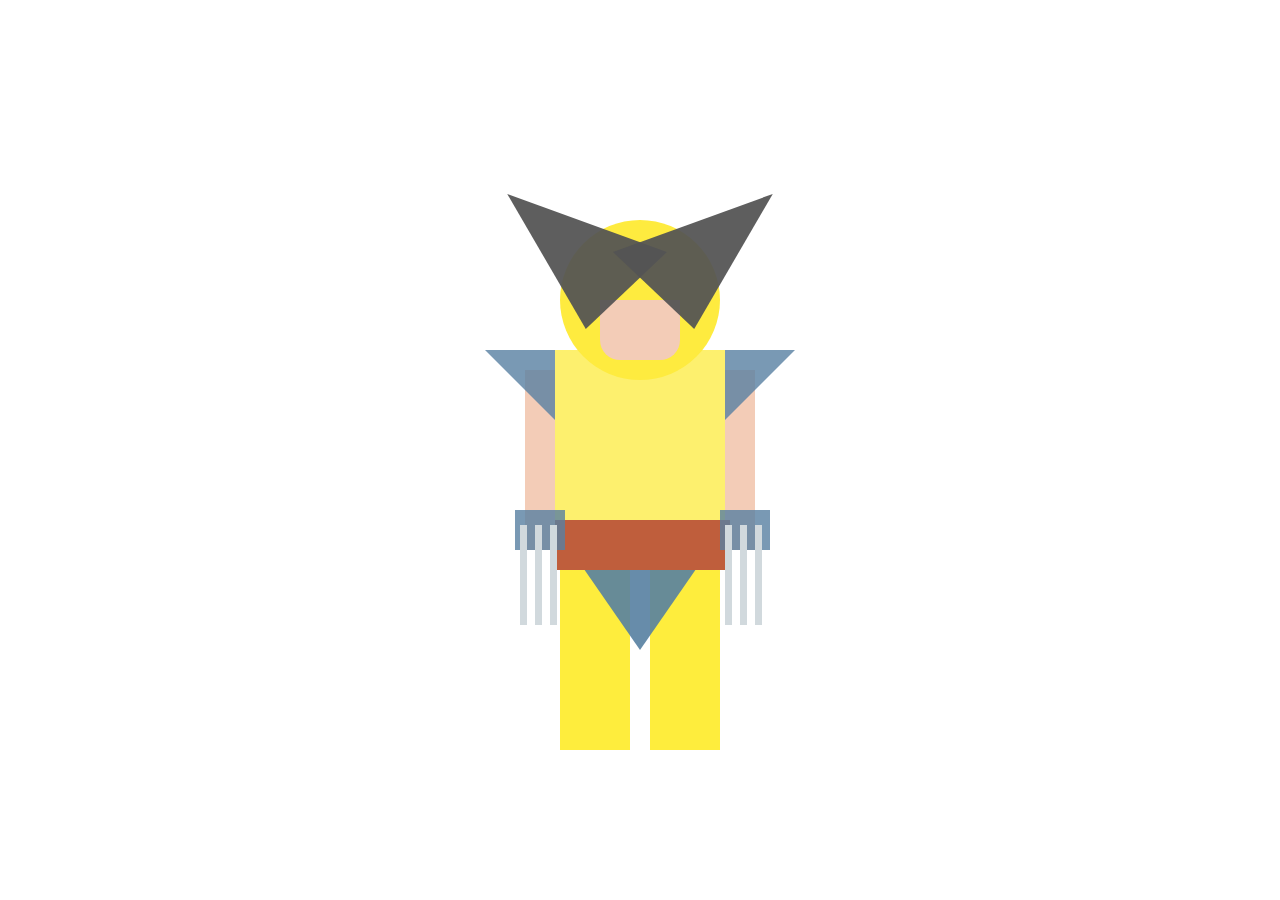
<file: index.html>
<!DOCTYPE html>
<html lang="en">
<head>
    <meta charset="UTF-8">
    <meta name="viewport" content="width=device-width, initial-scale=1.0">
    <title>Dessin de wolverine</title>
    <link rel="stylesheet" href="./styles.css">
</head>
<body>
    

    <!-- corps du personnage  -->


    <!-- tronc piece central du coprs -->
    <div class="tronc">

        <!-- piece comportant la tete avec dessus les deux partie du masque et la bouche -->
        <div class="head">
            <div class="left-mask"></div>
            <div class="right-mask"></div>
            <div class="mouth"></div>
        </div>



        <!-- les deux bras placer au deux extremité du coprs avec les pieces, le gants et les griffes -->
        <div class="bras">
            <div class="left-arm">
                <div class="shoulder-left"></div>
                <div class="glove"></div>
                <div class="nails">
                    <div class="nail1"></div>
                    <div class="nail2"></div>
                    <div class="nail3"></div>
                </div>
            </div>
            <div class="right-arm">
                <div class="shoulder-right"></div>
                <div class="glove"></div>
                <div class="nails">
                    <div class="nail nail1"></div>
                    <div class="nail nail2"></div>
                    <div class="nail nail3"></div>
                </div>
            </div>
        </div>

        <!-- les deux jambes avec dessus la jupe et un triangle -->
        <div class="jambe">
            <div class="right-leg"></div>
            <div class="left-leg"></div>
            <div class="belt"></div>
            <div class="triangle"></div>
        </div>

    </div>



</body>
</html>
</file>
<file: styles.css>
*{
    margin: 0;
    padding: 0;
    box-sizing: border-box;
}

body{
    height: 100vh;
    display: flex;
    justify-content: center;
    align-items: center;
}

.tronc{
    position: relative;
    background-color: #fdf06e;
    height: 200px;
    width: 170px;
    z-index: 100;
}

/* style pour les la tête */
.tronc .head{
    position: absolute;
    width: 160px;
    height: 160px;
    border-radius: 50%;
    background-color: #feeb3f;
    left: 50%;
    top: -65%;
    transform: translateX(-50%);
}

.tronc .head .left-mask{
    position: absolute;
    width: 0;
    height: 0;
    border-top: 120px solid transparent;
    border-bottom: 50px solid transparent;
    border-right: 100px solid #545454;
    transform: rotate(-70deg);
    left: -40px;
    top: -35px;
    opacity: 0.94;
    z-index: 45;
}

.tronc .head .right-mask{
    width: 0;
    height: 0;
    border-top: 120px solid transparent;
    border-bottom: 50px solid transparent;
    border-left: 100px solid #545454;
    transform: rotate(70deg);
    position: absolute;
    left: 100px;
    top: -35px;
    opacity: 0.94;
    z-index: 50;
}

.tronc .head .mouth{
    position: absolute;
    width: 80px;
    height: 60px;
    background-color: #f3ccb7;
    left: 50%;
    top: 50%;
    transform: translateX(-50%);
    z-index: 20;
    border-radius: 0 0 20px 20px;
}


/* style pour les bras */

/* style pour le bras gauche */
.tronc .bras .left-arm{
    position: absolute;
    background-color: #f3ccb7;
    left: 100%;
    top: 10%;
    width: 30px;
    height: 180px;
}

.tronc .bras .left-arm .shoulder-left{
    width: 0;
    height: 0;
    border-top: 70px solid #577fa1;
    border-right: 70px solid transparent;
    position: absolute;
    top: -20px;
    left: 0;
    opacity: 0.8;
}

.tronc .bras .left-arm .glove{
    width: 50px;
    height: 40px;
    background-color: #577fa1;
    position: absolute;
    bottom: 0;
    left: -5px;
    z-index: 800;
    opacity: 0.8;
}

.tronc .bras .left-arm .nails{
    width: 50px;
    height: 50px;
    position: absolute;
    bottom: -25px;
    z-index: 900;
}

.tronc .bras .left-arm .nails .nail1{
    width: 7px;
    height: 100px;
    background-color: #d1d9dd;
    position: absolute;
    z-index: 1000;
    top: 0;
    left: 0px;
}

.tronc .bras .left-arm .nails .nail2{
    width: 7px;
    height: 100px;
    background-color: #d1d9dd;
    position: absolute;
    z-index: 1000;
    top: 0;
    left: 15px;
}

.tronc .bras .left-arm .nails .nail3{
    width: 7px;
    height: 100px;
    background-color: #d1d9dd;
    position: absolute;
    z-index: 1000;
    top: 0;
    left: 30px;
}


/* style pour le bras droits */
.tronc .bras .right-arm{
    position: absolute;
    background-color: #f3ccb7;
    top: 10%;
    left: -30px;
    width: 30px;
    height: 180px;
    z-index: 980;
}

.tronc .bras .right-arm .shoulder-right{
    width: 0;
    height: 0;
    border-top: 70px solid #577fa1;
    border-left: 70px solid transparent;
    position: absolute;
    top: -20px;
    left: -40px;
    opacity: 0.8;
}

.tronc .bras .right-arm .glove{
    width: 50px;
    height: 40px;
    background-color: #577fa1;
    position: absolute;
    bottom: 0;
    left: -10px;
    z-index: 900;
    opacity: 0.8;
}

.tronc .bras .right-arm .nails{
    width: 50px;
    height: 50px;
    position: absolute;
    bottom: -25px;
    z-index: 900;
}

.tronc .bras .right-arm .nails .nail1{
    width: 7px;
    height: 100px;
    background-color: #d1d9dd;
    position: absolute;
    z-index: 1000;
    top: 0;
    left: -5px;
}

.tronc .bras .right-arm .nails .nail2{
    width: 7px;
    height: 100px;
    background-color: #d1d9dd;
    position: absolute;
    z-index: 1000;
    top: 0;
    left: 10px;
}

.tronc .bras .right-arm .nails .nail3{
    width: 7px;
    height: 100px;
    background-color: #d1d9dd;
    position: absolute;
    z-index: 1000;
    top: 0;
    left: 25px;
}


/* style des parti basse */
.tronc .jambe .belt{
    position: absolute;
    width: 180px;
    height: 50px;
    background-color: #bf5e3c;
    bottom: -20px;
    left: -5px;
    z-index: 600;
}

.tronc .jambe .right-leg{
    position: absolute;
    width: 70px;
    height: 200px;
    background-color: #feed3d;
    bottom: -200px;
    left: 5px;
}

.tronc .jambe .left-leg{
    position: absolute;
    width: 70px;
    height: 200px;
    background-color: #feed3d;
    bottom: -200px;
    right: 5px;
}

.tronc .jambe .triangle{
    position: absolute;
    width: 0;
    height: 0;
    border-left: 90px solid transparent;
    border-right: 90px solid transparent;
    border-top: 130px solid #577fa1;
    bottom: -100px;
    left: -5px;
    z-index: 400;
    opacity: 0.9;
}
</file>
